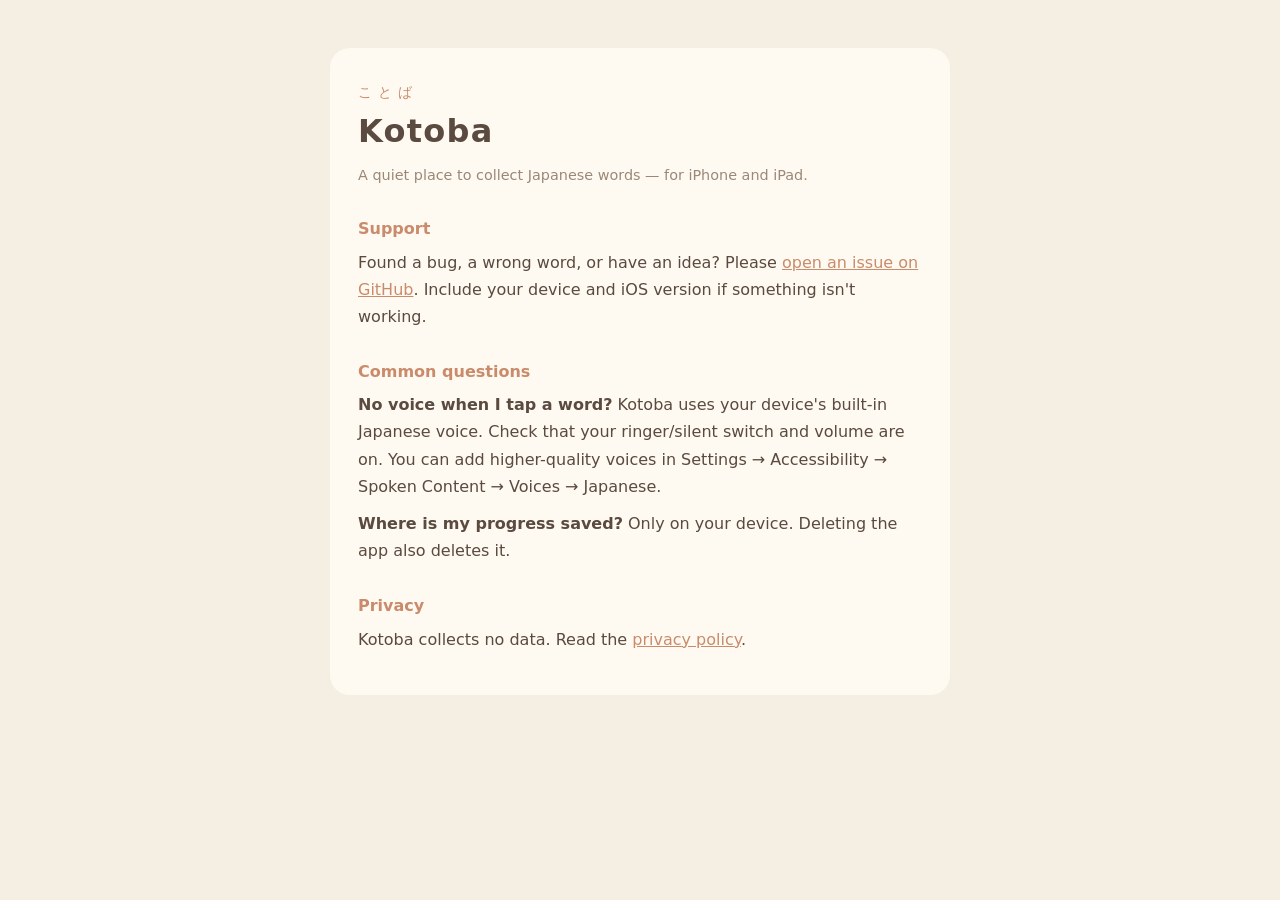
<file: index.html>
<!doctype html>
<html lang="en">
<head>
  <meta charset="utf-8">
  <meta name="viewport" content="width=device-width, initial-scale=1">
  <title>Kotoba Support</title>
  <link rel="stylesheet" href="style.css">
</head>
<body>
  <main>
    <p class="kana">ことば</p>
    <h1>Kotoba</h1>
    <p class="muted">A quiet place to collect Japanese words — for iPhone and iPad.</p>

    <h2>Support</h2>
    <p>Found a bug, a wrong word, or have an idea? Please
      <a href="https://github.com/yanakanavalik/kotoba/issues/new">open an issue on GitHub</a>.
      Include your device and iOS version if something isn't working.</p>

    <h2>Common questions</h2>
    <p><strong>No voice when I tap a word?</strong> Kotoba uses your device's built-in Japanese voice.
      Check that your ringer/silent switch and volume are on. You can add higher-quality voices in
      Settings → Accessibility → Spoken Content → Voices → Japanese.</p>
    <p><strong>Where is my progress saved?</strong> Only on your device. Deleting the app also deletes it.</p>

    <h2>Privacy</h2>
    <p>Kotoba collects no data. Read the <a href="privacy.html">privacy policy</a>.</p>
  </main>
</body>
</html>
</file>
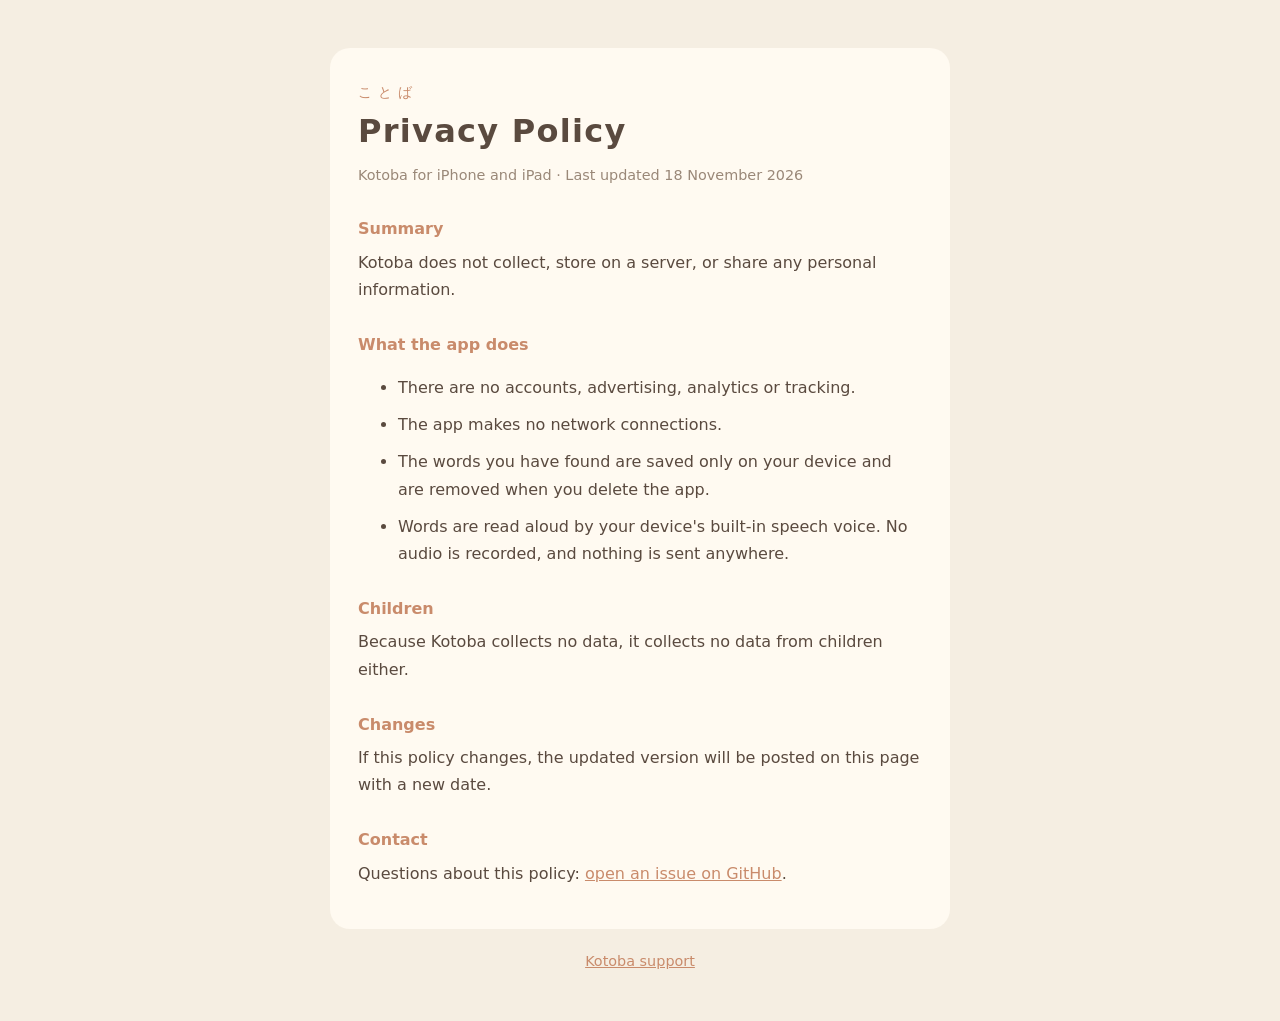
<file: privacy.html>
<!doctype html>
<html lang="en">
<head>
  <meta charset="utf-8">
  <meta name="viewport" content="width=device-width, initial-scale=1">
  <title>Kotoba Privacy Policy</title>
  <link rel="stylesheet" href="style.css">
</head>
<body>
  <main>
    <p class="kana">ことば</p>
    <h1>Privacy Policy</h1>
    <p class="muted">Kotoba for iPhone and iPad · Last updated 18 November 2026</p>

    <h2>Summary</h2>
    <p>Kotoba does not collect, store on a server, or share any personal information.</p>

    <h2>What the app does</h2>
    <ul>
      <li>There are no accounts, advertising, analytics or tracking.</li>
      <li>The app makes no network connections.</li>
      <li>The words you have found are saved only on your device and are removed when you delete the app.</li>
      <li>Words are read aloud by your device's built-in speech voice. No audio is recorded, and nothing is sent anywhere.</li>
    </ul>

    <h2>Children</h2>
    <p>Because Kotoba collects no data, it collects no data from children either.</p>

    <h2>Changes</h2>
    <p>If this policy changes, the updated version will be posted on this page with a new date.</p>

    <h2>Contact</h2>
    <p>Questions about this policy: <a href="https://github.com/yanakanavalik/kotoba/issues/new">open an issue on GitHub</a>.</p>
  </main>
  <nav><a href="index.html">Kotoba support</a></nav>
</body>
</html>
</file>
<file: style.css>
:root { --paper: #f5eee2; --cream: #fffaf1; --ink: #5a4a3f; --soft: #9a8878; --clay: #c98b6b; }
* { box-sizing: border-box; }
body {
  margin: 0;
  padding: 48px 16px;
  background: var(--paper);
  color: var(--ink);
  font-family: "Hiragino Maru Gothic ProN", "Hiragino Sans", -apple-system, system-ui, sans-serif;
  line-height: 1.7;
}
main { max-width: 620px; margin: 0 auto; background: var(--cream); border-radius: 20px; padding: 32px 28px; }
.kana { color: var(--clay); letter-spacing: 0.4em; margin: 0; font-size: 0.9rem; }
h1 { margin: 0 0 4px; font-size: 2rem; letter-spacing: 0.04em; }
h2 { color: var(--clay); font-size: 1rem; margin: 28px 0 6px; }
p, li { margin: 0 0 10px; }
.muted { color: var(--soft); font-size: 0.9rem; }
a { color: var(--clay); }
nav { text-align: center; margin-top: 20px; font-size: 0.9rem; }
</file>
